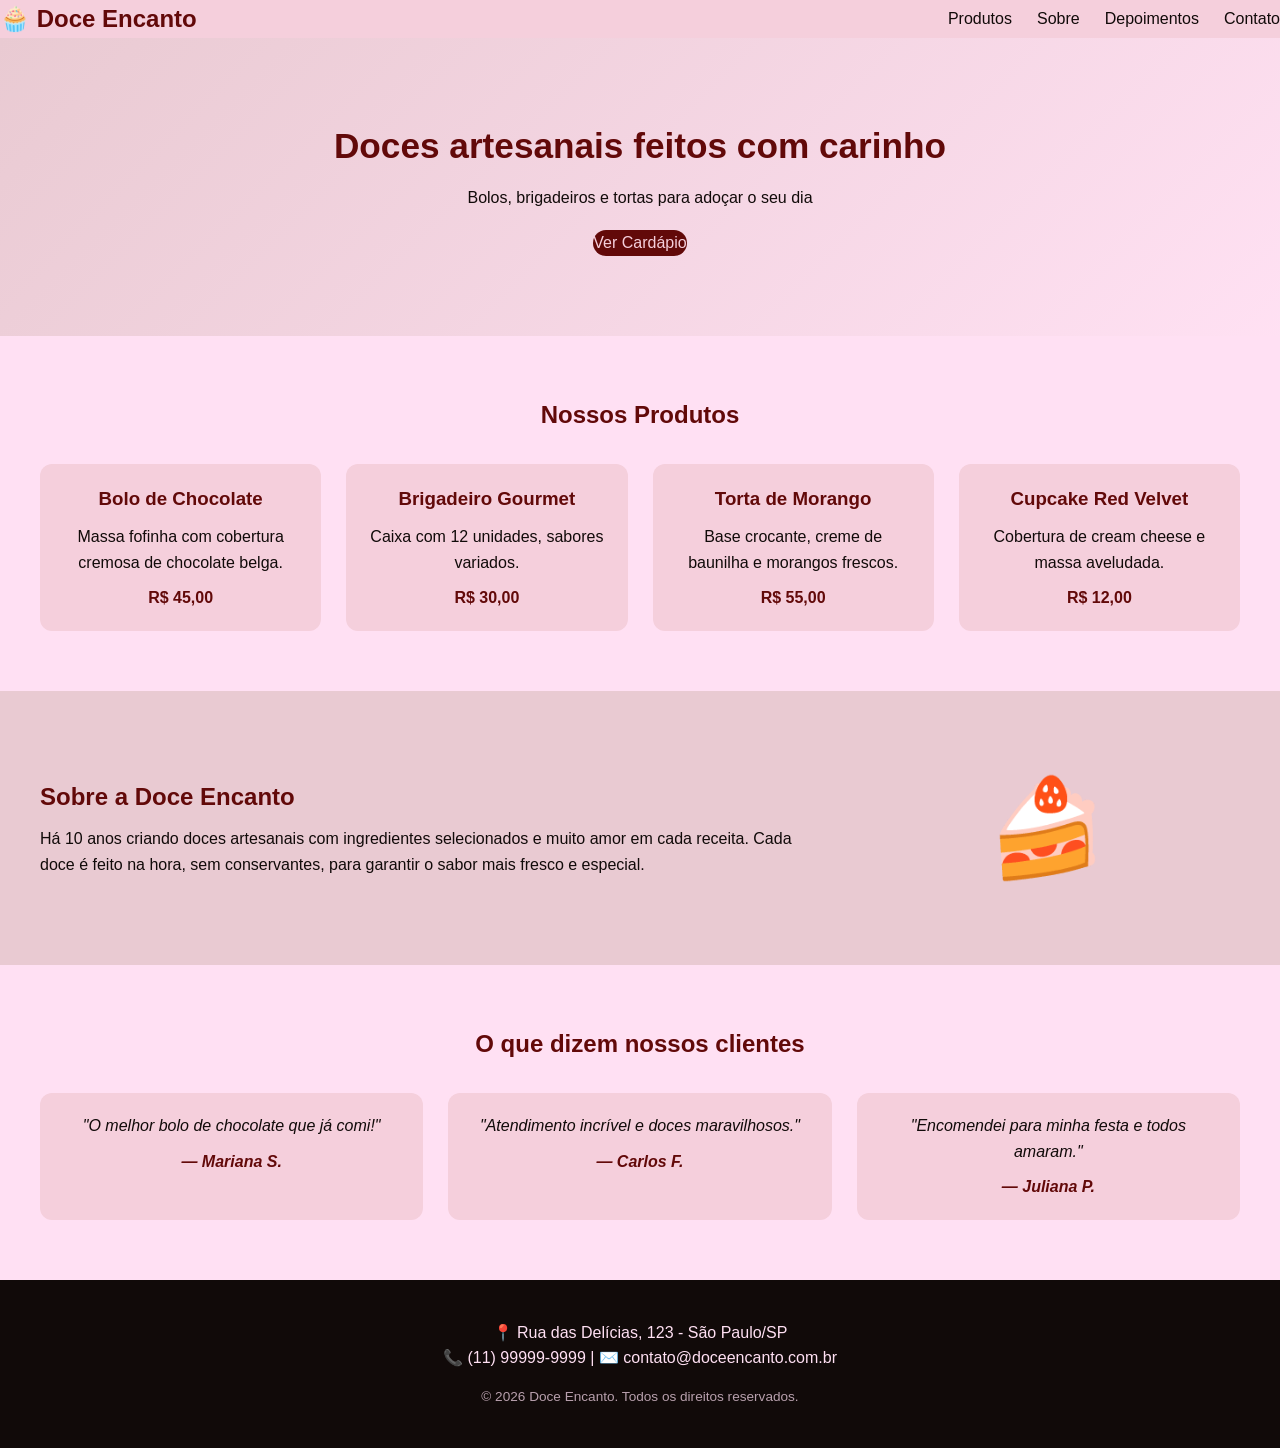
<file: modulo_06/aula-css-doceria-main/index.html>
<!DOCTYPE html>
<html lang="pt-br">
<head>
  <meta charset="UTF-8">
  <meta name="viewport" content="width=device-width, initial-scale=1.0">
  <title>Doce Encanto | Doceria Artesanal</title>
 <link rel="stylesheet" href="style.css">
</head>
<body>

  <!-- ===== CABEÇALHO / MENU ===== -->
  <header class="cabecalho">
    <div class="logo">🧁 Doce Encanto</div>
    <nav class="menu">
      <a href="#produtos">Produtos</a>
      <a href="#sobre">Sobre</a>
      <a href="#depoimentos">Depoimentos</a>
      <a href="#contato">Contato</a>
    </nav>
  </header>

  <!-- ===== BANNER PRINCIPAL (HERO) ===== -->
  <section class="hero">
    <h1>Doces artesanais feitos com carinho</h1>
    <p>Bolos, brigadeiros e tortas para adoçar o seu dia</p>
    <a href="#produtos" class="botao">Ver Cardápio</a>
  </section>

  <!-- ===== PRODUTOS (GRID) ===== -->
  <section id="produtos" class="produtos">
    <h2>Nossos Produtos</h2>
    <div class="grid-produtos">
      <article class="card">
        <h3>Bolo de Chocolate</h3>
        <p>Massa fofinha com cobertura cremosa de chocolate belga.</p>
        <span class="preco">R$ 45,00</span>
      </article>
      <article class="card">
        <h3>Brigadeiro Gourmet</h3>
        <p>Caixa com 12 unidades, sabores variados.</p>
        <span class="preco">R$ 30,00</span>
      </article>
      <article class="card">
        <h3>Torta de Morango</h3>
        <p>Base crocante, creme de baunilha e morangos frescos.</p>
        <span class="preco">R$ 55,00</span>
      </article>
      <article class="card">
        <h3>Cupcake Red Velvet</h3>
        <p>Cobertura de cream cheese e massa aveludada.</p>
        <span class="preco">R$ 12,00</span>
      </article>
    </div>
  </section>

  <!-- ===== SOBRE (FLEXBOX) ===== -->
  <section id="sobre" class="sobre">
    <div class="sobre-conteudo">
      <h2>Sobre a Doce Encanto</h2>
      <p>Há 10 anos criando doces artesanais com ingredientes selecionados
        e muito amor em cada receita. Cada doce é feito na hora, sem
        conservantes, para garantir o sabor mais fresco e especial.</p>
    </div>
    <div class="sobre-imagem">🍰</div>
  </section>

  <!-- ===== DEPOIMENTOS ===== -->
  <section id="depoimentos" class="depoimentos">
    <h2>O que dizem nossos clientes</h2>
    <div class="lista-depoimentos">
      <blockquote class="depoimento">
        "O melhor bolo de chocolate que já comi!"
        <cite>— Mariana S.</cite>
      </blockquote>
      <blockquote class="depoimento">
        "Atendimento incrível e doces maravilhosos."
        <cite>— Carlos F.</cite>
      </blockquote>
      <blockquote class="depoimento">
        "Encomendei para minha festa e todos amaram."
        <cite>— Juliana P.</cite>
      </blockquote>
    </div>
  </section>

  <!-- ===== RODAPÉ / CONTATO ===== -->
  <footer id="contato" class="rodape">
    <p>📍 Rua das Delícias, 123 - São Paulo/SP</p>
    <p>📞 (11) 99999-9999 | ✉️ contato@doceencanto.com.br</p>
    <p class="copyright">&copy; 2026 Doce Encanto. Todos os direitos reservados.</p>
  </footer>

</body>
</html>
</file>
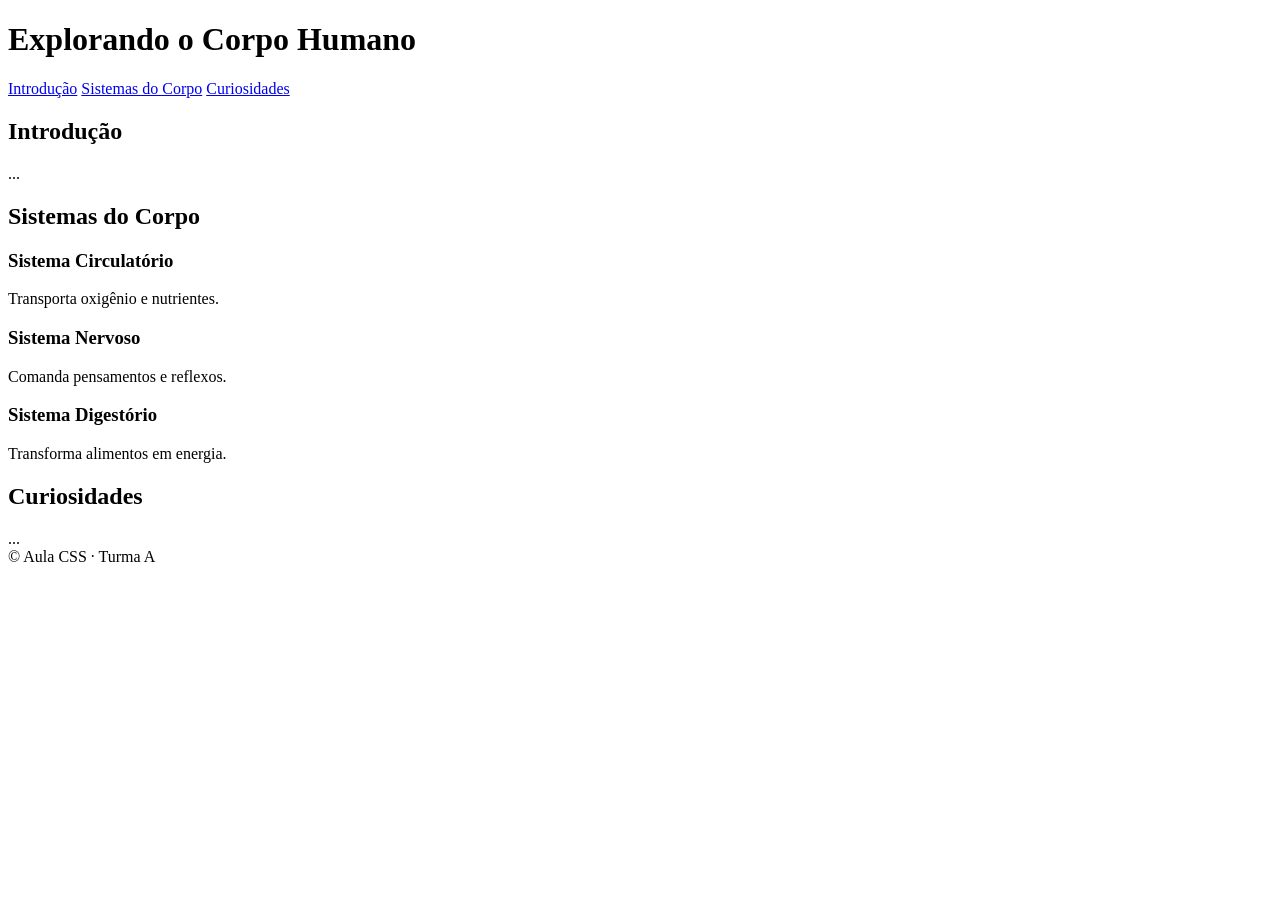
<file: modulo_05/primeira-aula-css-2026-2-main/biologia.html>
<!DOCTYPE html>
<html lang="en">
<head>
    <meta charset="UTF-8">
    <meta name="viewport" content="width=device-width, initial-scale=1.0">
    <title>Primeira Aula de CSS - Biologia - Corpo Humano</title>
 </head>
<body>
    <header class="topo">
  <h1 class="logo">Explorando o Corpo Humano</h1>
  <nav class="menu">
    <a href="#s1">Introdução</a>
    <a href="#s2">Sistemas do Corpo</a>
    <a href="#s3">Curiosidades</a>
  </nav>
</header>
<main>
  <section id="s1"><h2>Introdução</h2>...</section>
  <section id="s2"><h2>Sistemas do Corpo</h2>
    <div class="cards">
      <div class="card"><h3>Sistema Circulatório</h3><p>Transporta oxigênio e nutrientes.</p></div>
      <div class="card"><h3>Sistema Nervoso</h3><p>Comanda pensamentos e reflexos.</p></div>
      <div class="card"><h3>Sistema Digestório</h3><p>Transforma alimentos em energia.</p></div>
    </div>
  </section>
  <section id="s3"><h2>Curiosidades</h2>...</section>
</main>
<footer class="rodape">© Aula CSS · Turma A</footer>

</body>
</html>
</file>
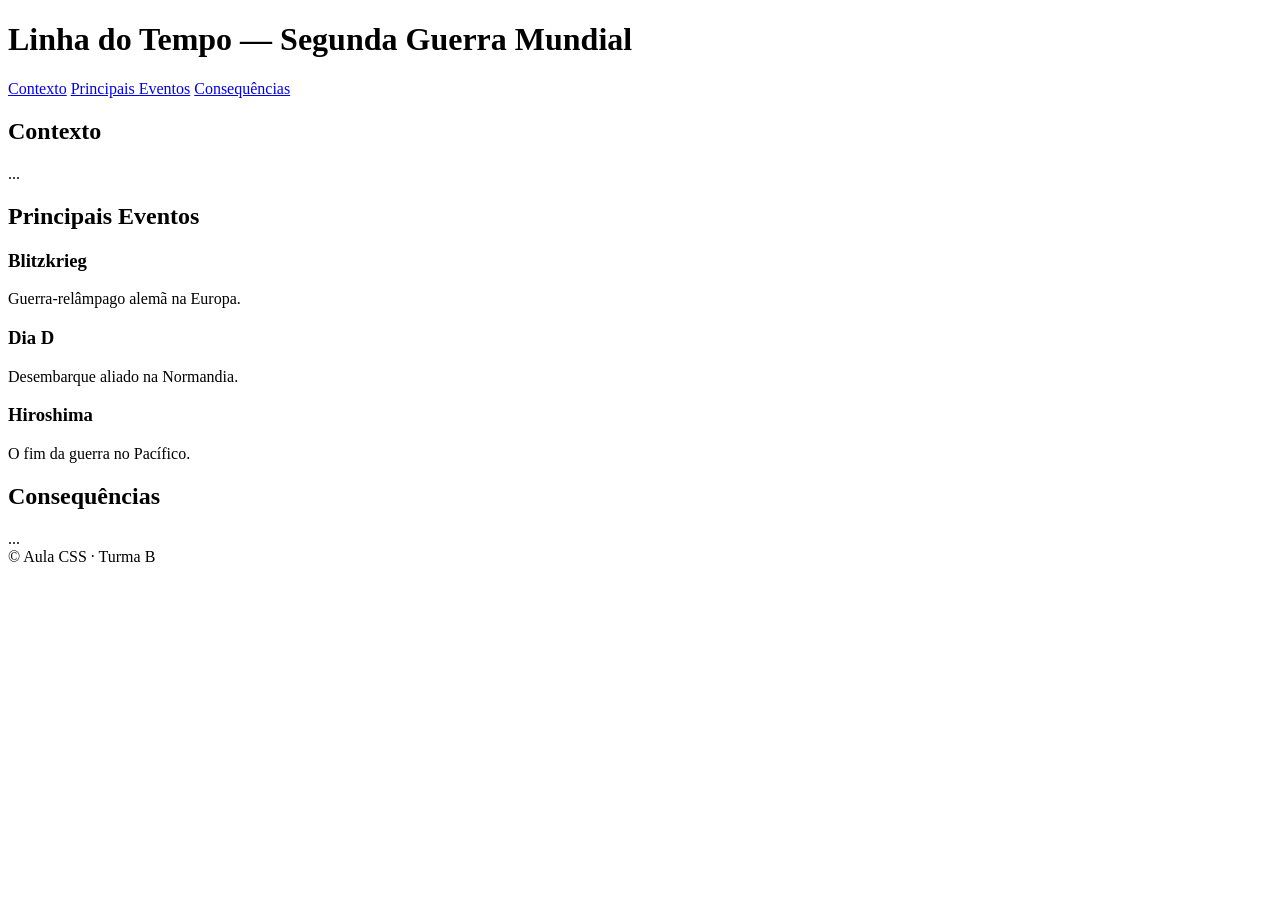
<file: modulo_05/primeira-aula-css-2026-2-main/historia.html>
<!DOCTYPE html>
<html lang="en">
<head>
    <meta charset="UTF-8">
    <meta name="viewport" content="width=device-width, initial-scale=1.0">
    <title>Primeira Aula de CSS - História - Segunda Guerra Mundial</title>
    
</head>
<body>
    <header class="topo">
  <h1 class="logo">Linha do Tempo — Segunda Guerra Mundial</h1>
  <nav class="menu">
    <a href="#s1">Contexto</a>
    <a href="#s2">Principais Eventos</a>
    <a href="#s3">Consequências</a>
  </nav>
</header>
<main>
  <section id="s1"><h2>Contexto</h2>...</section>
  <section id="s2"><h2>Principais Eventos</h2>
    <div class="cards">
      <div class="card"><h3>Blitzkrieg</h3>
        <p>Guerra-relâmpago alemã na Europa.</p>
      
    </div>
      <div class="card"><h3>Dia D</h3>
        <p>Desembarque aliado na Normandia.</p></div>
      <div class="card"><h3>Hiroshima</h3>
        <p>O fim da guerra no Pacífico.</p></div>
    </div>
  </section>
  <section id="s3"><h2>Consequências</h2>...</section>
</main>
<footer class="rodape">© Aula CSS · Turma B</footer>

</body>
</html>
</file>
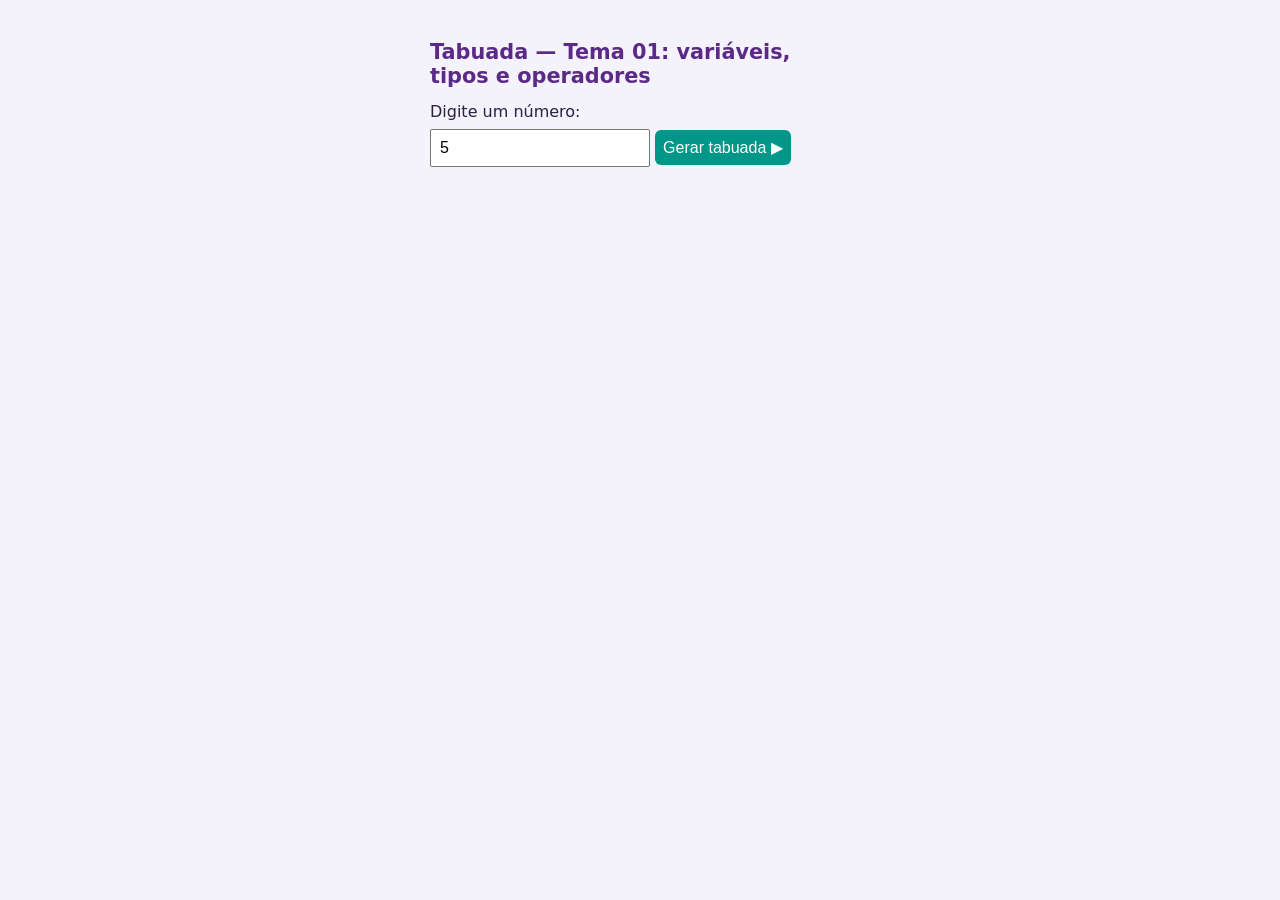
<file: modulo_07/atividades-praticas-javascript-main/01-introducao-js-tabuada.html>
<!DOCTYPE html>
<html lang="pt-BR">
<head>
<meta charset="UTF-8" />
<title>Tema 01 — Tabuada</title>
<link rel="stylesheet" href="01-introducao-js-tabuada.css" />
</head>
<body>
  <h1>Tabuada — Tema 01: variáveis, tipos e operadores</h1>
  <label for="numero">Digite um número:</label><br>
  <input type="number" id="numero" value="5">
  <button id="btnGerar">Gerar tabuada ▶</button>
  <ul id="resultado"></ul>

<script src="01-introducao-js-tabuada.js"></script>
</body>
</html>
</file>
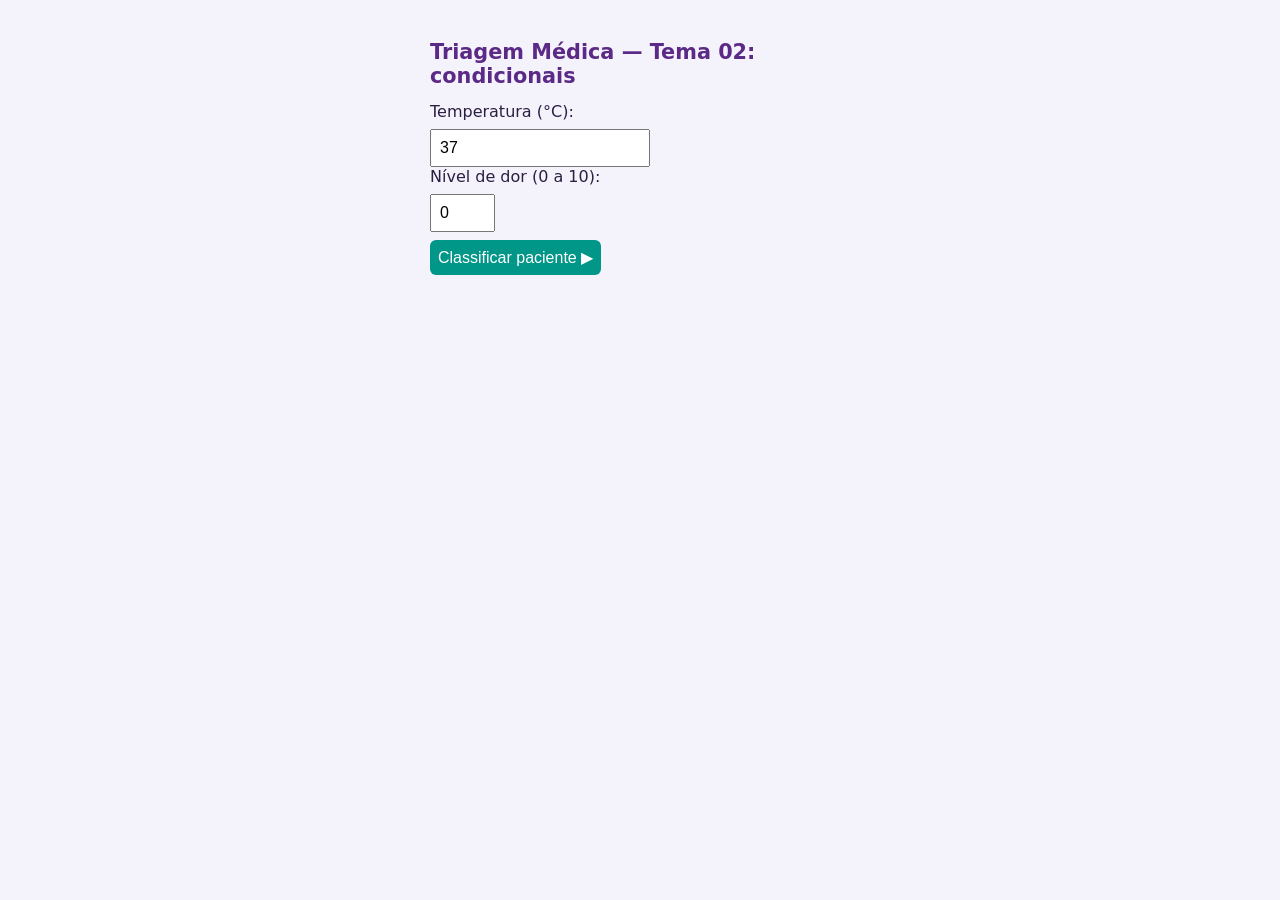
<file: modulo_07/atividades-praticas-javascript-main/02-estruturas-controle-triagem.html>
<!DOCTYPE html>
<html lang="pt-BR">
<head>
<meta charset="UTF-8" />
<title>Tema 02 — Triagem Médica</title>
<link rel="stylesheet" href="02-estruturas-controle-triagem.css" />
</head>
<body>
  <h1>Triagem Médica — Tema 02: condicionais</h1>

  <label for="febre">Temperatura (°C):</label>
  <input type="number" id="febre" value="37" step="0.1">

  <label for="dor">Nível de dor (0 a 10):</label>
  <input type="number" id="dor" value="0" min="0" max="10">

  <button id="btnAvaliar">Classificar paciente ▶</button>
  <div id="resultado"></div>

<script src="02-estruturas-controle-triagem.js"></script>
</body>
</html>
</file>
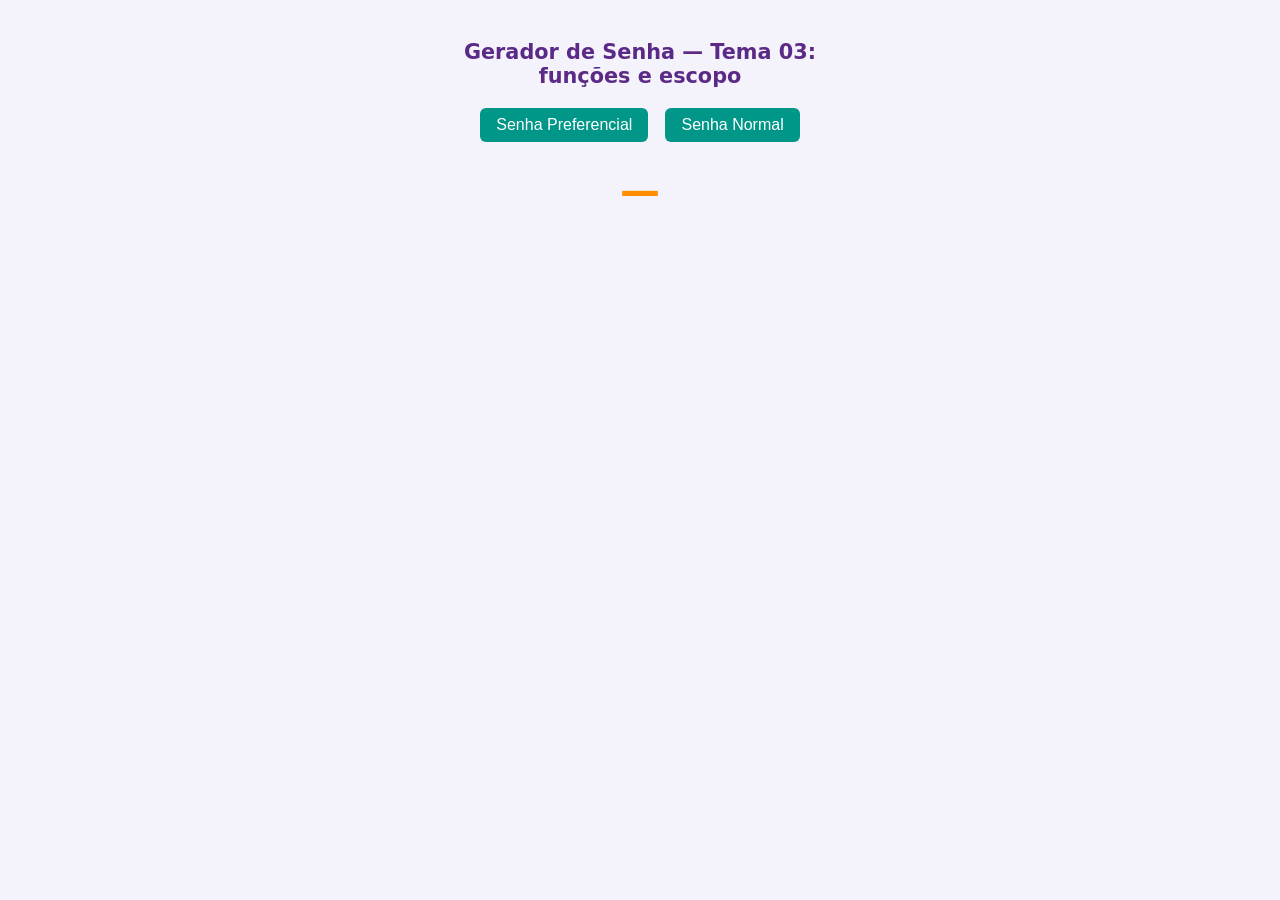
<file: modulo_07/atividades-praticas-javascript-main/03-funcoes-escopos-senha.html>
<!DOCTYPE html>
<html lang="pt-BR">
<head>
<meta charset="UTF-8" />
<title>Tema 03 — Gerador de Senha</title>
<link rel="stylesheet" href="03-funcoes-escopos-senha.css" />
</head>
<body>
  <h1>Gerador de Senha — Tema 03: funções e escopo</h1>

  <button id="btnPreferencial">Senha Preferencial</button>
  <button id="btnNormal">Senha Normal</button>
  <div id="senha">—</div>

<script src="03-funcoes-escopos-senha.js"></script>
</body>
</html>
</file>
<file: modulo_06/aula-css-doceria-main/style.css>
/*variaveis css (:root)*/
:root{
    --cor-principal:hsl(0, 83%, 21%);
    --cor-segundaria:lch(84.97% 14.31 3.52);
    --cor-texto:hsl(9, 30%, 5%);
    --cor-fundo:hsl(324, 100%, 94%);
    --cor-fundo-claro:#e9cad2;
    --cor-branco:#f5cfdc;
    --fonte-padrao:"Segoe UI", arial,sans-serif;
    --espacamento-secao:60px 40px;
    --borda-arrendondada:12px;
}
/* seleção,estilização e herança*/
*{
    margin: 0;
    padding: 0;
    box-sizing: border-box;
}
body{
    font-family: var(--fonte-padrao);
    color:var(--cor-texto);
    background-color:var(--cor-fundo);
    line-height:1.6;
}
h1, h2, h3{
    color:var(--cor-principal);
    margin-bottom:10px;
}
a{
    text-decoration: none;
    color:inherit;
}
/*cabeçalho (flexbox)*/
.cabecalho{
    display:flex;
    justify-content: space-between;
    align-items: center;
    background-color: var(--cor-branco);
    box-shadow: 0 2px 6px rgba(0,0,0,0,08);
}
.logo{
    font-size: 1.5rem;
    font-weight:bold;
    color: var(--cor-principal);
}
.menu{
    display: flex;
    gap: 25px;
}
/*Pseudo-classe : hover + transição*/
.menu a{
    transition: color 0.3s ease;
}
.menu a:hover{
    color:var(--cor-segundaria);
}
/* Hero (banner principal)*/
.hero{
    text-align: center;
    padding: 80px 20px;
    background: linear-gradient(135deg,var(--cor-fundo-claro), var(--cor-fundo));
}
.hero h1{
    font-size: 2.2rem;
}
.botao{
    display: inline-block;
    margin-top: 20px;
    padding: 120x 28px;
    background-color: var(--cor-principal);
    color: var(--cor-branco);
    border-radius: 30px;
    transition: transform 0.3 ease, background-color 0.3 ease;
}
/* Transição no hover do botão*/
.botao:hover{
    background-color:var(--cor-segundaria);
    transform: scale(1.05);
}
/* PRODUTOS (Grid)*/
.produtos{
    padding: var(--espacamento-secao);
    text-align: center;
}
.grid-produtos{
    display: grid;
    grid-template-columns: repeat(4,1fr);/* 4 colunas em telas grandes*/
    gap: 25px;
    margin-top: 30px;
}
.card{
    background-color: var(--cor-branco);
    border-radius: var(--borda-arrendondada);
    padding: 20px;
    box-shadow: 0 4x 10px rgba(0,0,0,0,08);
    transition: transform 0.3 ease, box-shadow 0.3 ease;

    /*ANIMAÇÃO: oa cards aparecem "subindo" ao carregar a página*/
    animation: aparecer 0.6 ease-in-out;
}
.card.hover{
    transform: translateY(-8px);
    box-shadow: 0 8px 20px rgba(0,0,0,0,15);
}
.preco{
    display: block;
    margin-top: 10px;
    font-weight: bold;
    color:var(--cor-principal);
}
/* Definição da ANIMAÇÃO usada acima*/
@keyframes aparecer{
    from{
        opacity: 0;
        transform: translateY(20px);
    }
    to{
        opacity: 1;
        transform: translateY(0);
    }
}
/* SOBRE (Flexbox)*/
.sobre{
    display: flex;
    align-items: center;
    gap: 40px;
    padding: var(--espacamento-secao);
    background-color: var(--cor-fundo-claro);
}
.sobre-conteudo{
    flex: 2;/* ocupa mais espaço que a imagem*/
}
.sobre-imagem{
    flex: 1;
    font-size: 6rem;
    text-align: center;
}
/*DEPOIMENTOS (Flexbox)*/
.depoimentos{
    padding: var(--espacamento-secao);
    text-align: center;
}
.lista-depoimentos{
    display: flex;
    flex-wrap: wrap;/* quebra linha em telas menores*/
    justify-content: center;
    gap: 25px;
    margin-top: 30px;
}
.depoimento{
    flex: 1 1 250px;/* cresce, encolhe, base de 250px -> reponsivo */
    background-color: var(--cor-branco);
    padding: 20px;
    border-radius: var(--borda-arrendondada);
    font-style: italic;
}
.depoimento cite{
    display: block;
    margin-top: 10px;
    font-weight: bold;
    color: var(--cor-principal);
}
/*RODAPÉ*/
.rodape{
    text-align: center;
    padding: 40px 20px;
    background-color: var(--cor-texto);
    color: var(--cor-fundo);
}
.copyright{
    margin-top: 15px;
    font-size: 0.85rem;
    opacity: 0.7;
}
</file>
<file: modulo_07/atividades-praticas-javascript-main/01-introducao-js-tabuada.css>
body { font-family: system-ui, sans-serif; max-width: 420px; margin: 40px auto; background: #f4f2fb; color: #2b1f42; }
  h1 { color: #5b2a86; font-size: 1.3rem; }
  input, button { font-size: 1rem; padding: 8px; margin-top: 8px; }
  button { background: #009688; color: #fff; border: none; border-radius: 6px; cursor: pointer; }
  li { font-family: monospace; }
</file>
<file: modulo_07/atividades-praticas-javascript-main/02-estruturas-controle-triagem.css>
body { font-family: system-ui, sans-serif; max-width: 420px; margin: 40px auto; background: #f4f2fb; color: #2b1f42; }
  h1 { color: #5b2a86; font-size: 1.3rem; }
  input, select, button { font-size: 1rem; padding: 8px; margin-top: 8px; display: block; }
  button { background: #009688; color: #fff; border: none; border-radius: 6px; cursor: pointer; }
  #resultado { margin-top: 16px; font-weight: bold; padding: 10px; border-radius: 6px; }
  .vermelho { background: #ffcdd2; }
  .amarelo  { background: #fff3b0; }
  .verde    { background: #c8e6c9; }
</file>
<file: modulo_07/atividades-praticas-javascript-main/03-funcoes-escopos-senha.css>
body { font-family: system-ui, sans-serif; max-width: 420px; margin: 40px auto; background: #f4f2fb; color: #2b1f42; text-align: center; }
  h1 { color: #5b2a86; font-size: 1.3rem; }
  button { font-size: 1rem; padding: 8px 16px; margin: 6px; background: #009688; color: #fff; border: none; border-radius: 6px; cursor: pointer; }
  #senha { font-size: 2.5rem; font-weight: bold; color: #ff8f00; margin-top: 20px; }
</file>
